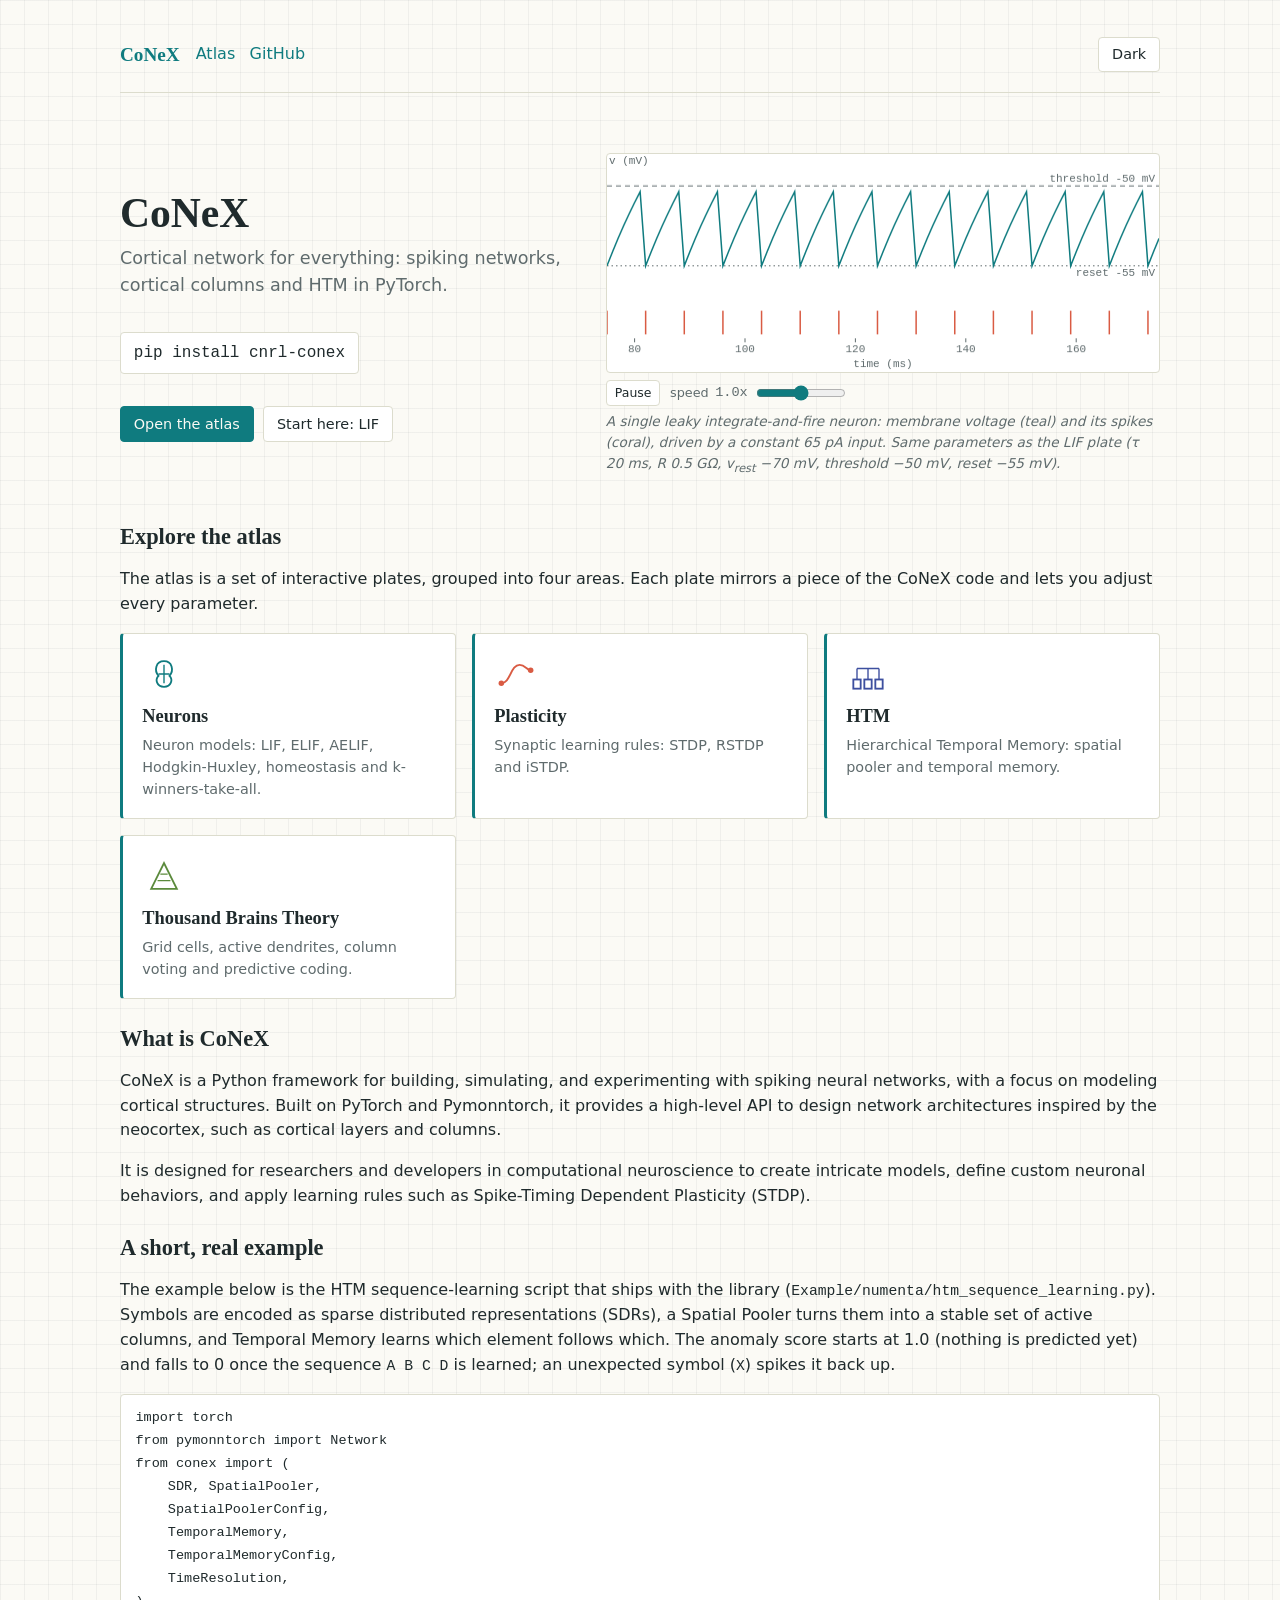
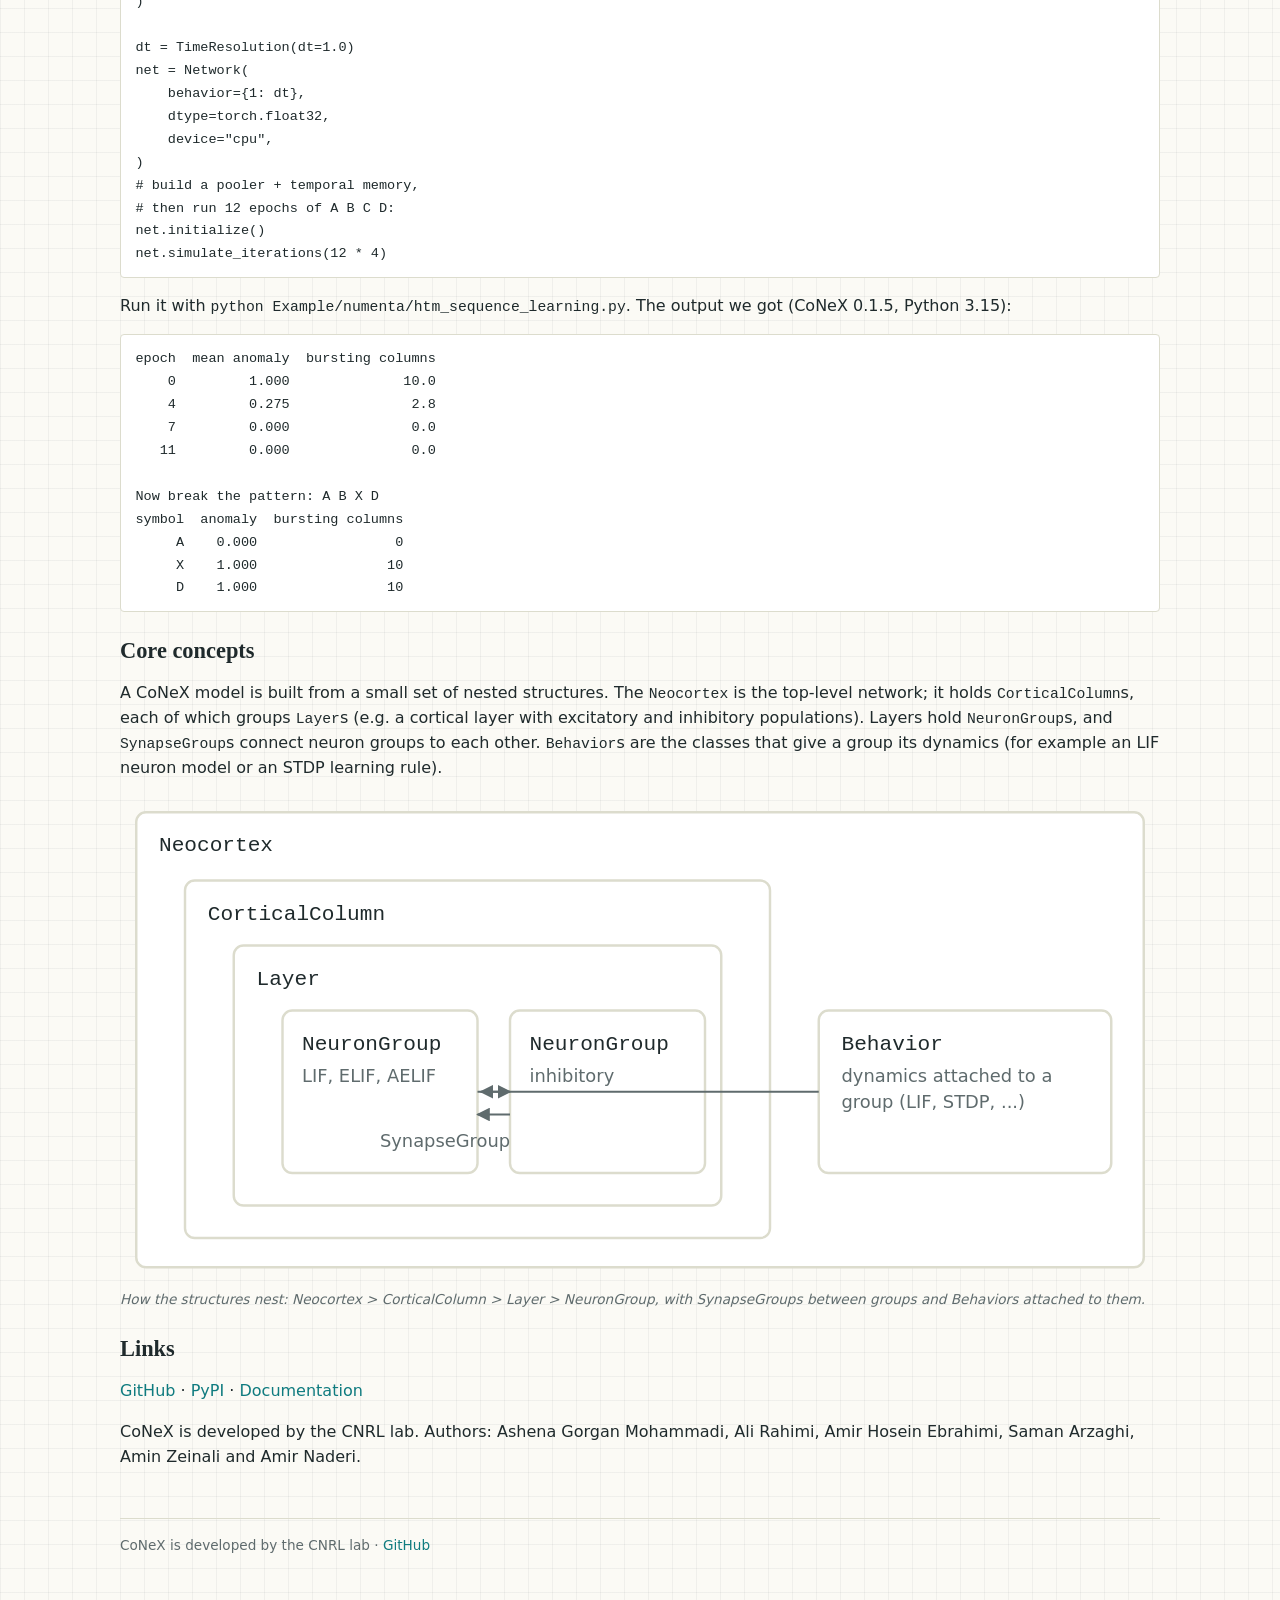
<file: site/index.html>
<!DOCTYPE html>
<html lang="en">
<head>
  <meta charset="utf-8">
  <meta name="viewport" content="width=device-width, initial-scale=1">
  <title>CoNeX — Cortical network for everything</title>
  <link rel="stylesheet" href="assets/css/site.css">
</head>
<body>
  <div class="page">
    <div class="topbar">
      <span class="brand"><a href="index.html">CoNeX</a></span>
      <nav>
        <a href="atlas/index.html">Atlas</a>
        <a href="https://github.com/cnrl/CoNeX">GitHub</a>
      </nav>
      <span class="spacer"></span>
      <button id="theme-toggle" class="ui-button" type="button">Dark</button>
    </div>

    <section class="hero hero-grid">
      <div class="hero-copy">
        <h1>CoNeX</h1>
        <p class="hero-tagline">
          Cortical network for everything: spiking networks, cortical columns
          and HTM in PyTorch.
        </p>
        <p class="install-line">pip install cnrl-conex</p>
        <div class="hero-actions">
          <a class="ui-button ui-button-primary" href="atlas/index.html">Open the atlas</a>
          <a class="ui-button" href="atlas/plate.html?id=neuron-lif">Start here: LIF</a>
        </div>
      </div>
      <figure class="ui-figure hero-figure">
        <canvas id="hero-canvas" style="width:100%;height:220px;display:block;background:var(--card);border:1px solid var(--rule);border-radius:4px"></canvas>
        <div class="hero-speed-row">
          <button id="hero-pause" class="ui-button ui-button-small" type="button"
                  aria-pressed="false" aria-label="Pause the neuron animation">Pause</button>
          <label class="hero-speed">
            <span>speed</span>
            <span id="hero-speed-readout" class="ui-readout">1.0x</span>
            <input id="hero-speed" type="range" min="0" max="1" step="0.01" value="0.5"
                   aria-label="Playback speed">
          </label>
        </div>
        <figcaption>
          A single leaky integrate-and-fire neuron: membrane voltage (teal) and
          its spikes (coral), driven by a constant 65 pA input. Same parameters
          as the LIF plate (τ 20 ms, R 0.5 GΩ, v<sub>rest</sub> −70 mV,
          threshold −50 mV, reset −55 mV).
        </figcaption>
      </figure>
    </section>

    <section>
      <h2>Explore the atlas</h2>
      <p>
        The atlas is a set of interactive plates, grouped into four areas.
        Each plate mirrors a piece of the CoNeX code and lets you adjust every
        parameter.
      </p>
      <div class="area-cards">
        <a class="area-card" href="atlas/index.html#neurons">
          <svg class="area-icon" viewBox="0 0 48 48" aria-hidden="true">
            <path d="M24 10 C15 10 13 20 18 26 C14 30 16 38 24 38 C32 38 34 30 30 26 C35 20 33 10 24 10 Z" fill="none" stroke="var(--c1)" stroke-width="2"/>
            <path d="M24 14 V34 M18 24 H30" fill="none" stroke="var(--c1)" stroke-width="1.5"/>
          </svg>
          <div class="title">Neurons</div>
          <div class="summary">Neuron models: LIF, ELIF, AELIF, Hodgkin-Huxley, homeostasis and k-winners-take-all.</div>
        </a>
        <a class="area-card" href="atlas/index.html#plasticity">
          <svg class="area-icon" viewBox="0 0 48 48" aria-hidden="true">
            <path d="M8 34 C18 34 18 14 28 14 C34 14 36 20 40 20" fill="none" stroke="var(--c2)" stroke-width="2"/>
            <circle cx="8" cy="34" r="3" fill="var(--c2)"/>
            <circle cx="40" cy="20" r="3" fill="var(--c2)"/>
          </svg>
          <div class="title">Plasticity</div>
          <div class="summary">Synaptic learning rules: STDP, RSTDP and iSTDP.</div>
        </a>
        <a class="area-card" href="atlas/index.html#htm">
          <svg class="area-icon" viewBox="0 0 48 48" aria-hidden="true">
            <rect x="8" y="30" width="8" height="10" fill="none" stroke="var(--c4)" stroke-width="2"/>
            <rect x="20" y="30" width="8" height="10" fill="none" stroke="var(--c4)" stroke-width="2"/>
            <rect x="32" y="30" width="8" height="10" fill="none" stroke="var(--c4)" stroke-width="2"/>
            <path d="M12 30 V18 M24 30 V18 M36 30 V18 M12 18 H36" fill="none" stroke="var(--c4)" stroke-width="1.5"/>
          </svg>
          <div class="title">HTM</div>
          <div class="summary">Hierarchical Temporal Memory: spatial pooler and temporal memory.</div>
        </a>
        <a class="area-card" href="atlas/index.html#tbt">
          <svg class="area-icon" viewBox="0 0 48 48" aria-hidden="true">
            <path d="M10 38 L24 10 L38 38 Z" fill="none" stroke="var(--c5)" stroke-width="2"/>
            <path d="M17 29 L31 29 M20 22 L28 22" fill="none" stroke="var(--c5)" stroke-width="1.5"/>
          </svg>
          <div class="title">Thousand Brains Theory</div>
          <div class="summary">Grid cells, active dendrites, column voting and predictive coding.</div>
        </a>
      </div>
    </section>

    <section>
      <h2>What is CoNeX</h2>
      <p>
        CoNeX is a Python framework for building, simulating, and experimenting
        with spiking neural networks, with a focus on modeling cortical
        structures. Built on PyTorch and Pymonntorch, it provides a high-level
        API to design network architectures inspired by the neocortex, such as
        cortical layers and columns.
      </p>
      <p>
        It is designed for researchers and developers in computational
        neuroscience to create intricate models, define custom neuronal
        behaviors, and apply learning rules such as Spike-Timing Dependent
        Plasticity (STDP).
      </p>
    </section>

    <section>
      <h2>A short, real example</h2>
      <p>
        The example below is the HTM sequence-learning script that ships with
        the library (<code>Example/numenta/htm_sequence_learning.py</code>).
        Symbols are encoded as sparse distributed representations (SDRs), a
        Spatial Pooler turns them into a stable set of active columns, and
        Temporal Memory learns which element follows which. The anomaly score
        starts at 1.0 (nothing is predicted yet) and falls to 0 once the
        sequence <code>A B C D</code> is learned; an unexpected symbol
        (<code>X</code>) spikes it back up.
      </p>
      <pre><code>import torch
from pymonntorch import Network
from conex import (
    SDR, SpatialPooler,
    SpatialPoolerConfig,
    TemporalMemory,
    TemporalMemoryConfig,
    TimeResolution,
)

dt = TimeResolution(dt=1.0)
net = Network(
    behavior={1: dt},
    dtype=torch.float32,
    device="cpu",
)
# build a pooler + temporal memory,
# then run 12 epochs of A B C D:
net.initialize()
net.simulate_iterations(12 * 4)</code></pre>
      <p>
        Run it with <code>python Example/numenta/htm_sequence_learning.py</code>.
        The output we got (CoNeX 0.1.5, Python 3.15):
      </p>
      <pre><code>epoch  mean anomaly  bursting columns
    0         1.000              10.0
    4         0.275               2.8
    7         0.000               0.0
   11         0.000               0.0

Now break the pattern: A B X D
symbol  anomaly  bursting columns
     A    0.000                 0
     X    1.000                10
     D    1.000                10</code></pre>
    </section>

    <section>
      <h2>Core concepts</h2>
      <p>
        A CoNeX model is built from a small set of nested structures. The
        <code>Neocortex</code> is the top-level network; it holds
        <code>CorticalColumn</code>s, each of which groups
        <code>Layer</code>s (e.g. a cortical layer with excitatory and
        inhibitory populations). Layers hold <code>NeuronGroup</code>s, and
        <code>SynapseGroup</code>s connect neuron groups to each other.
        <code>Behavior</code>s are the classes that give a group its dynamics
        (for example an LIF neuron model or an STDP learning rule).
      </p>
      <div class="concept-stack" aria-hidden="false">
        <div class="concept-stack-item">Neocortex</div>
        <div class="concept-stack-arrow">↓</div>
        <div class="concept-stack-item">CorticalColumn</div>
        <div class="concept-stack-arrow">↓</div>
        <div class="concept-stack-item">Layer</div>
        <div class="concept-stack-arrow">↓</div>
        <div class="concept-stack-item">NeuronGroup</div>
        <div class="concept-stack-row">
          <span class="concept-stack-item">SynapseGroup</span>
          <span class="concept-stack-item">Behavior</span>
        </div>
      </div>
      <figure class="ui-figure concept-figure">
        <svg viewBox="0 0 640 300" role="img"
             aria-label="Nesting diagram: Neocortex contains CorticalColumn, which contains Layer, which contains NeuronGroup; SynapseGroup connects NeuronGroups; Behavior is attached to a group.">
          <style>
            .box { fill: var(--card); stroke: var(--rule); stroke-width: 1.5; }
            .lbl { font: 13px ui-monospace, SFMono-Regular, Menlo, monospace; fill: var(--ink); }
            .sub { font: 11px system-ui, sans-serif; fill: var(--muted); }
            .edge { stroke: var(--muted); stroke-width: 1.2; fill: none; }
          </style>
          <rect class="box" x="10" y="10" width="620" height="280" rx="6"/>
          <text class="lbl" x="24" y="34">Neocortex</text>
          <rect class="box" x="40" y="52" width="360" height="220" rx="6"/>
          <text class="lbl" x="54" y="76">CorticalColumn</text>
          <rect class="box" x="70" y="92" width="300" height="160" rx="6"/>
          <text class="lbl" x="84" y="116">Layer</text>
          <rect class="box" x="100" y="132" width="120" height="100" rx="6"/>
          <text class="lbl" x="112" y="156">NeuronGroup</text>
          <text class="sub" x="112" y="176">LIF, ELIF, AELIF</text>
          <rect class="box" x="240" y="132" width="120" height="100" rx="6"/>
          <text class="lbl" x="252" y="156">NeuronGroup</text>
          <text class="sub" x="252" y="176">inhibitory</text>
          <path class="edge" d="M 220 182 H 240" marker-end="url(#arr)"/>
          <path class="edge" d="M 240 196 H 220" marker-end="url(#arr)"/>
          <text class="sub" x="200" y="216" text-anchor="middle">SynapseGroup</text>
          <rect class="box" x="430" y="132" width="180" height="100" rx="6"/>
          <text class="lbl" x="444" y="156">Behavior</text>
          <text class="sub" x="444" y="176">dynamics attached to a</text>
          <text class="sub" x="444" y="192">group (LIF, STDP, ...)</text>
          <path class="edge" d="M 430 182 H 222" marker-end="url(#arr)"/>
          <defs>
            <marker id="arr" viewBox="0 0 10 10" refX="9" refY="5"
                    markerWidth="7" markerHeight="7" orient="auto-start-reverse">
              <path d="M 0 0 L 10 5 L 0 10 z" fill="var(--muted)"/>
            </marker>
          </defs>
        </svg>
        <figcaption>How the structures nest: Neocortex &gt; CorticalColumn &gt; Layer &gt; NeuronGroup, with SynapseGroups between groups and Behaviors attached to them.</figcaption>
      </figure>
    </section>

    <section>
      <h2>Links</h2>
      <p>
        <a href="https://github.com/cnrl/CoNeX">GitHub</a>
        &middot;
        <a href="https://pypi.org/project/cnrl-conex/">PyPI</a>
        &middot;
        <a href="https://github.com/cnrl/CoNeX/tree/main/docs">Documentation</a>
      </p>
      <p>
        CoNeX is developed by the CNRL lab. Authors: Ashena Gorgan Mohammadi,
        Ali Rahimi, Amir Hosein Ebrahimi, Saman Arzaghi, Amin Zeinali and
        Amir Naderi.
      </p>
    </section>

    <footer class="site-footer">
      CoNeX is developed by the CNRL lab &middot;
      <a href="https://github.com/cnrl/CoNeX">GitHub</a>
    </footer>
  </div>

  <script type="module">
    import ui from './assets/js/ui.js';
    import { playerSpeedFromPos, playerPosFromSpeed, computeTicks, fmtTick } from './assets/js/core.js';
    const themeBtn = document.getElementById('theme-toggle');
    function syncThemeBtn() {
      themeBtn.textContent = ui.getTheme() === 'light' ? 'Dark' : 'Light';
    }
    themeBtn.addEventListener('click', () => {
      ui.setTheme(ui.getTheme() === 'light' ? 'dark' : 'light');
      syncThemeBtn();
    });
    syncThemeBtn();

    // Hero: a single LIF neuron, same parameters as the LIF plate.
    const hero = document.getElementById('hero-canvas');
    if (hero) {
      const TAU = 20, R = 0.5, I = 65, V_REST = -70, THR = -50, V_RESET = -55;
      const DT = 1; // ms
      const RI = R * I; // 32.5 mV
      const V_TOP = -48.5, V_BOT = -57; // trace-panel y range (mV)
      const H = 220;
      let v = V_REST, t = 0;
      const trace = []; // [t, v]
      const spikes = []; // [t]
      let acc = 0;

      // fixed window: 200 ms on wide screens, 100 ms on phones
      const windowFor = (w) => (w >= 700 ? 200 : 100);

      function step(modelMs) {
        acc += modelMs;
        while (acc >= DT) {
          acc -= DT;
          t += DT;
          v += (DT / TAU) * (-(v - V_REST) + RI);
          if (v >= THR) {
            spikes.push(t);
            v = V_RESET;
          }
          trace.push([t, v]);
        }
        // keep a little more than the widest window so resizes never gap
        while (trace.length && trace[0][0] < t - 200) trace.shift();
        while (spikes.length && spikes[0] < t - 200) spikes.shift();
      }

      function draw() {
        const dpr = window.devicePixelRatio || 1;
        const w = hero.clientWidth || 600;
        hero.width = Math.round(w * dpr);
        hero.height = Math.round(H * dpr);
        const ctx = hero.getContext('2d');
        ctx.setTransform(dpr, 0, 0, dpr, 0, 0);
        ctx.clearRect(0, 0, w, H);
        const pal = { c1: ui.color('c1'), c2: ui.color('c2'), muted: ui.color('muted') };
        const win = windowFor(w);
        const t0 = t - win;
        const sx = (tt) => ((tt - t0) / win) * w;
        // reserve a bottom margin for the time axis; the plot area ends at plotBot
        const plotBot = H - 34;
        const traceTop = 8, traceBot = plotBot * 0.78;
        const sy = (vv) => traceTop + ((V_TOP - vv) / (V_TOP - V_BOT)) * (traceBot - traceTop);
        const rasterTop = plotBot * 0.85, rasterBot = plotBot - 4;

        // threshold (dashed) and reset (dotted) reference lines, named at the right end
        ctx.strokeStyle = pal.muted;
        ctx.lineWidth = 1;
        ctx.setLineDash([5, 4]);
        ctx.beginPath();
        ctx.moveTo(0, sy(THR));
        ctx.lineTo(w, sy(THR));
        ctx.stroke();
        ctx.setLineDash([1.5, 3]);
        ctx.beginPath();
        ctx.moveTo(0, sy(V_RESET));
        ctx.lineTo(w, sy(V_RESET));
        ctx.stroke();
        ctx.setLineDash([]);
        ctx.fillStyle = pal.muted;
        ctx.font = '11px ui-monospace, SFMono-Regular, Menlo, monospace';
        ctx.textAlign = 'right';
        ctx.textBaseline = 'bottom';
        ctx.fillText('threshold -50 mV', w - 4, sy(THR) - 2);
        ctx.textBaseline = 'top';
        ctx.fillText('reset -55 mV', w - 4, sy(V_RESET) + 2);

        // y-axis title
        ctx.textAlign = 'left';
        ctx.textBaseline = 'top';
        ctx.fillText('v (mV)', 2, 2);

        // time axis: a few ticks (ms) and the title, in the reserved bottom margin
        const xTicks = computeTicks(t0, t0 + win, 5);
        ctx.strokeStyle = pal.muted;
        ctx.lineWidth = 1;
        ctx.textAlign = 'center';
        for (const tk of xTicks.ticks) {
          const px = sx(tk);
          if (px < 0 || px > w) continue;
          ctx.beginPath();
          ctx.moveTo(px, plotBot);
          ctx.lineTo(px, plotBot + 4);
          ctx.stroke();
          ctx.textBaseline = 'top';
          ctx.fillText(fmtTick(tk, xTicks.step), px, plotBot + 6);
        }
        ctx.textBaseline = 'bottom';
        ctx.fillText('time (ms)', w / 2, H - 2);

        // voltage trace
        ctx.strokeStyle = pal.c1;
        ctx.lineWidth = 1.5;
        ctx.beginPath();
        let started = false;
        for (const [tt, vv] of trace) {
          if (tt < t0) continue;
          const px = sx(tt), py = sy(vv);
          if (!started) { ctx.moveTo(px, py); started = true; }
          else ctx.lineTo(px, py);
        }
        ctx.stroke();

        // raster of spikes
        ctx.fillStyle = pal.c2;
        for (const st of spikes) {
          if (st < t0) continue;
          ctx.fillRect(sx(st) - 0.75, rasterTop, 1.5, rasterBot - rasterTop);
        }
      }

      // pre-simulate the whole window so the first frame is already full
      step(windowFor(hero.clientWidth || 600));
      draw();

      const reduced = window.matchMedia('(prefers-reduced-motion: reduce)').matches;
      const pauseBtn = document.getElementById('hero-pause');
      const speedSlider = document.getElementById('hero-speed');
      const speedReadout = document.getElementById('hero-speed-readout');
      // start from the last chosen speed (shared with the plates)
      let heroSpeed = 1;
      try {
        const saved = Number(localStorage.getItem('conex-speed'));
        if (Number.isFinite(saved) && saved >= 0.1 && saved <= 10) heroSpeed = saved;
      } catch {}
      if (speedSlider) {
        speedSlider.value = String(playerPosFromSpeed(heroSpeed));
        speedReadout.textContent = `${heroSpeed.toFixed(1)}x`;
        speedSlider.addEventListener('input', () => {
          heroSpeed = playerSpeedFromPos(Number(speedSlider.value));
          speedReadout.textContent = `${heroSpeed.toFixed(1)}x`;
          try { localStorage.setItem('conex-speed', String(heroSpeed)); } catch {}
        });
      }
      if (reduced && pauseBtn) pauseBtn.hidden = true; // static frame: nothing to pause
      if (!reduced && pauseBtn) {
        // scroll at ~50 ms of model time per real second, scaled by heroSpeed
        const anim = ui.animate((dtMs) => {
          step(Math.min(dtMs, 50) * 0.05 * heroSpeed);
          draw();
        });
        anim.start();
        pauseBtn.addEventListener('click', () => {
          const paused = anim.running();
          if (paused) anim.stop();
          else anim.start();
          pauseBtn.textContent = paused ? 'Play' : 'Pause';
          pauseBtn.setAttribute('aria-pressed', String(paused));
          pauseBtn.setAttribute('aria-label', paused ? 'Play the neuron animation' : 'Pause the neuron animation');
        });
      }
      window.addEventListener('resize', draw);
      ui.onTheme(draw);
    }
  </script>
</body>
</html>
</file>
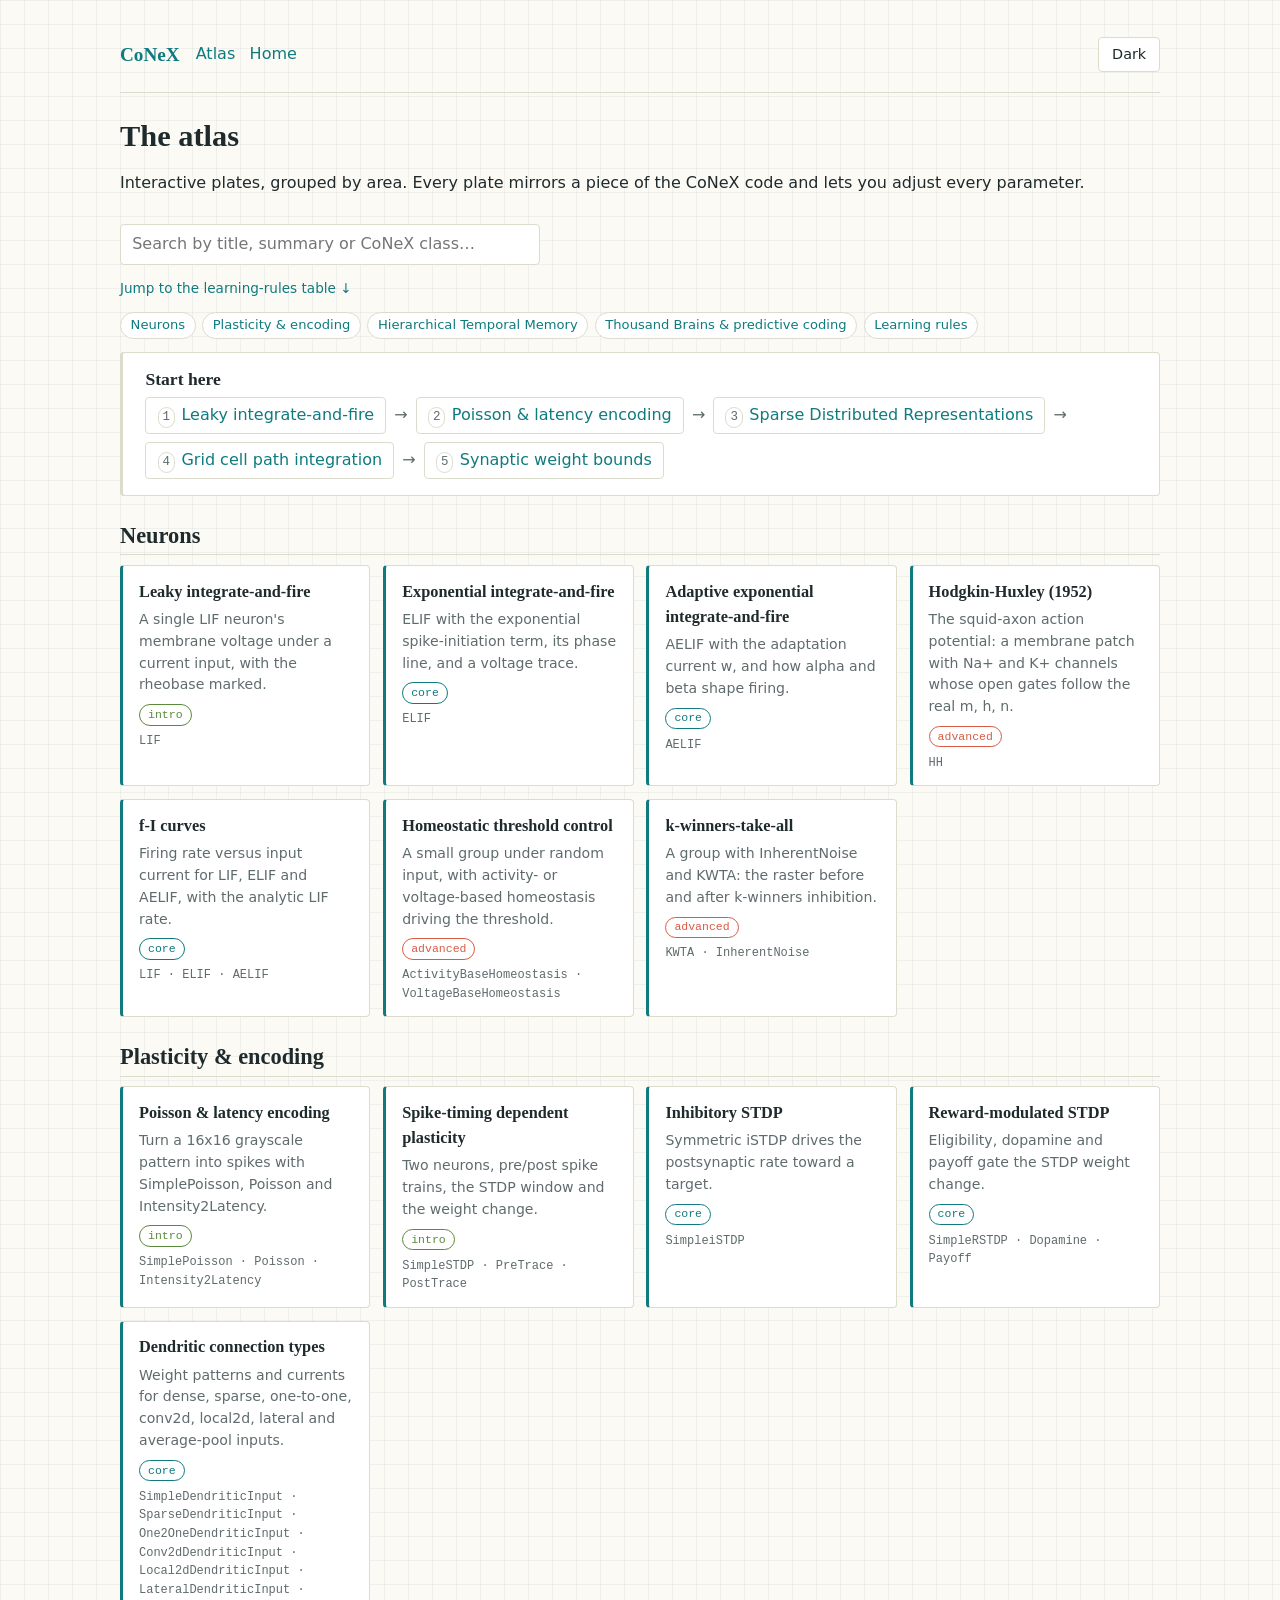
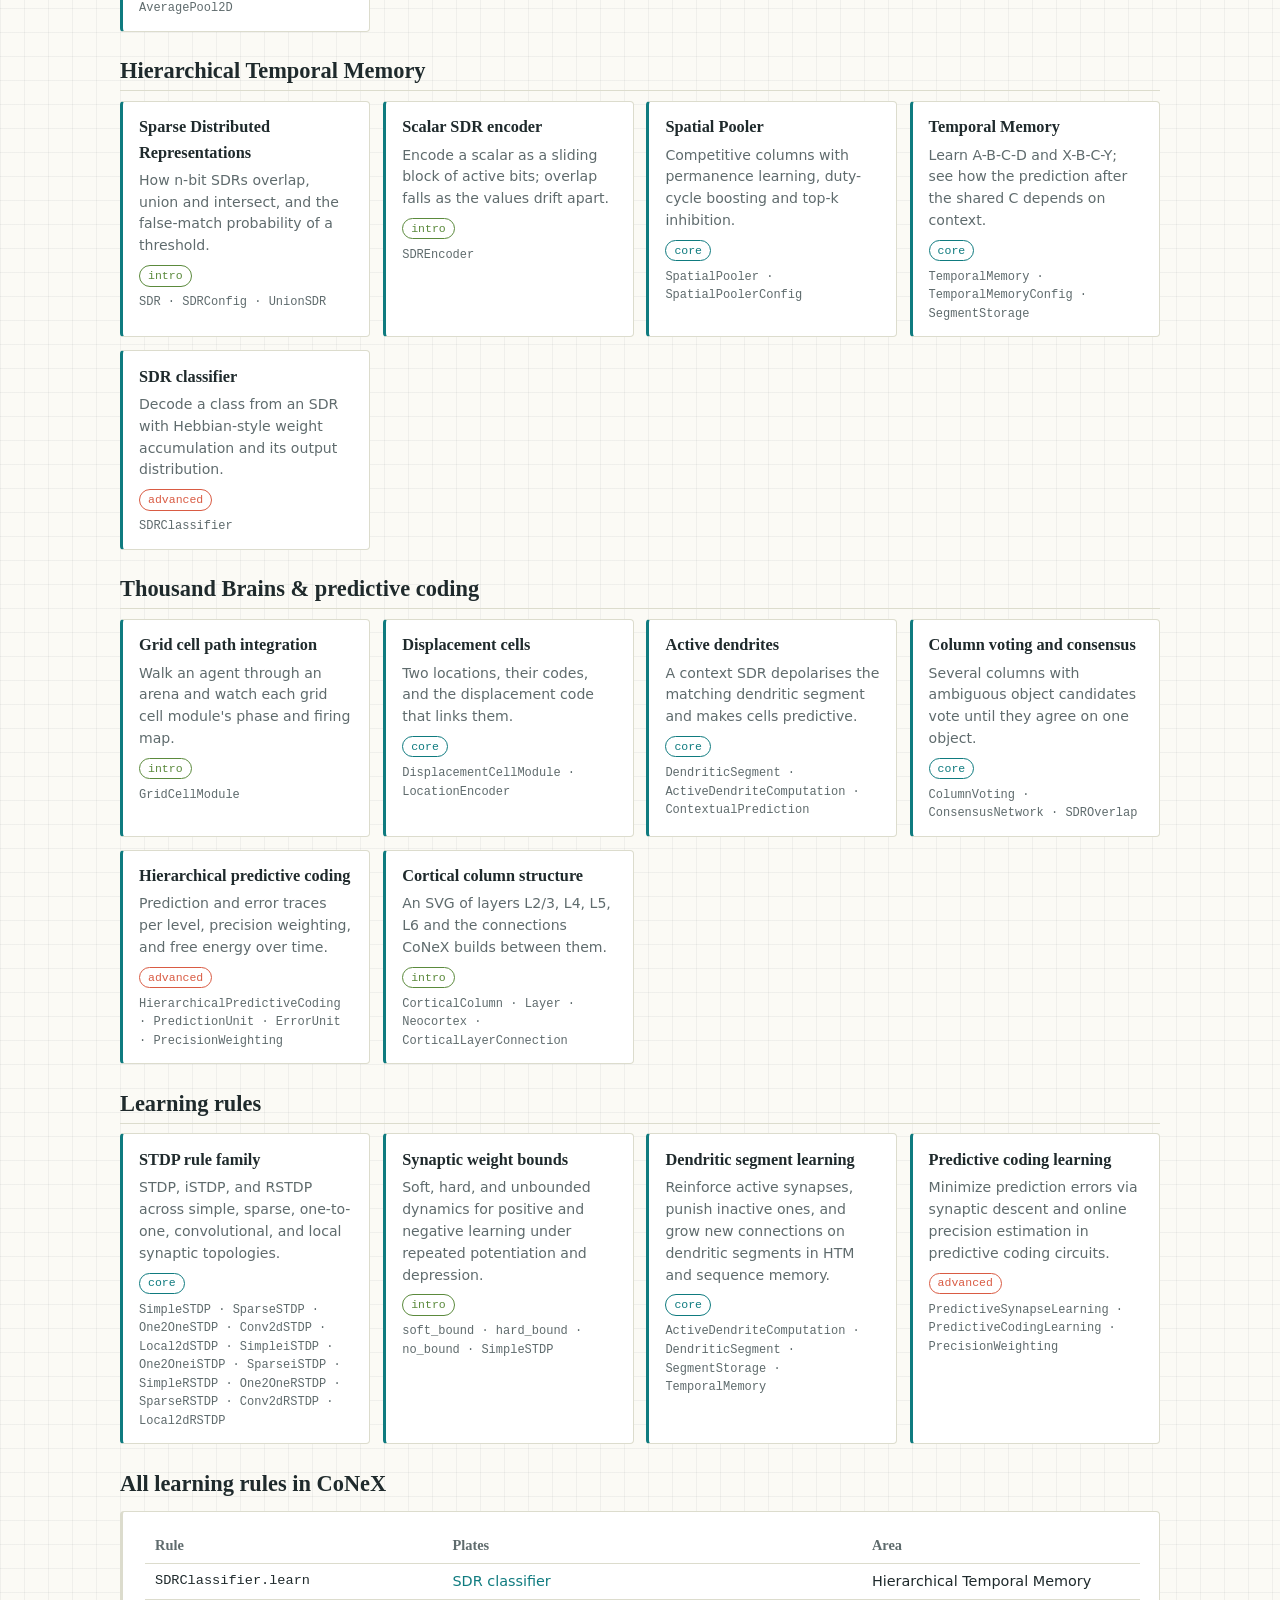
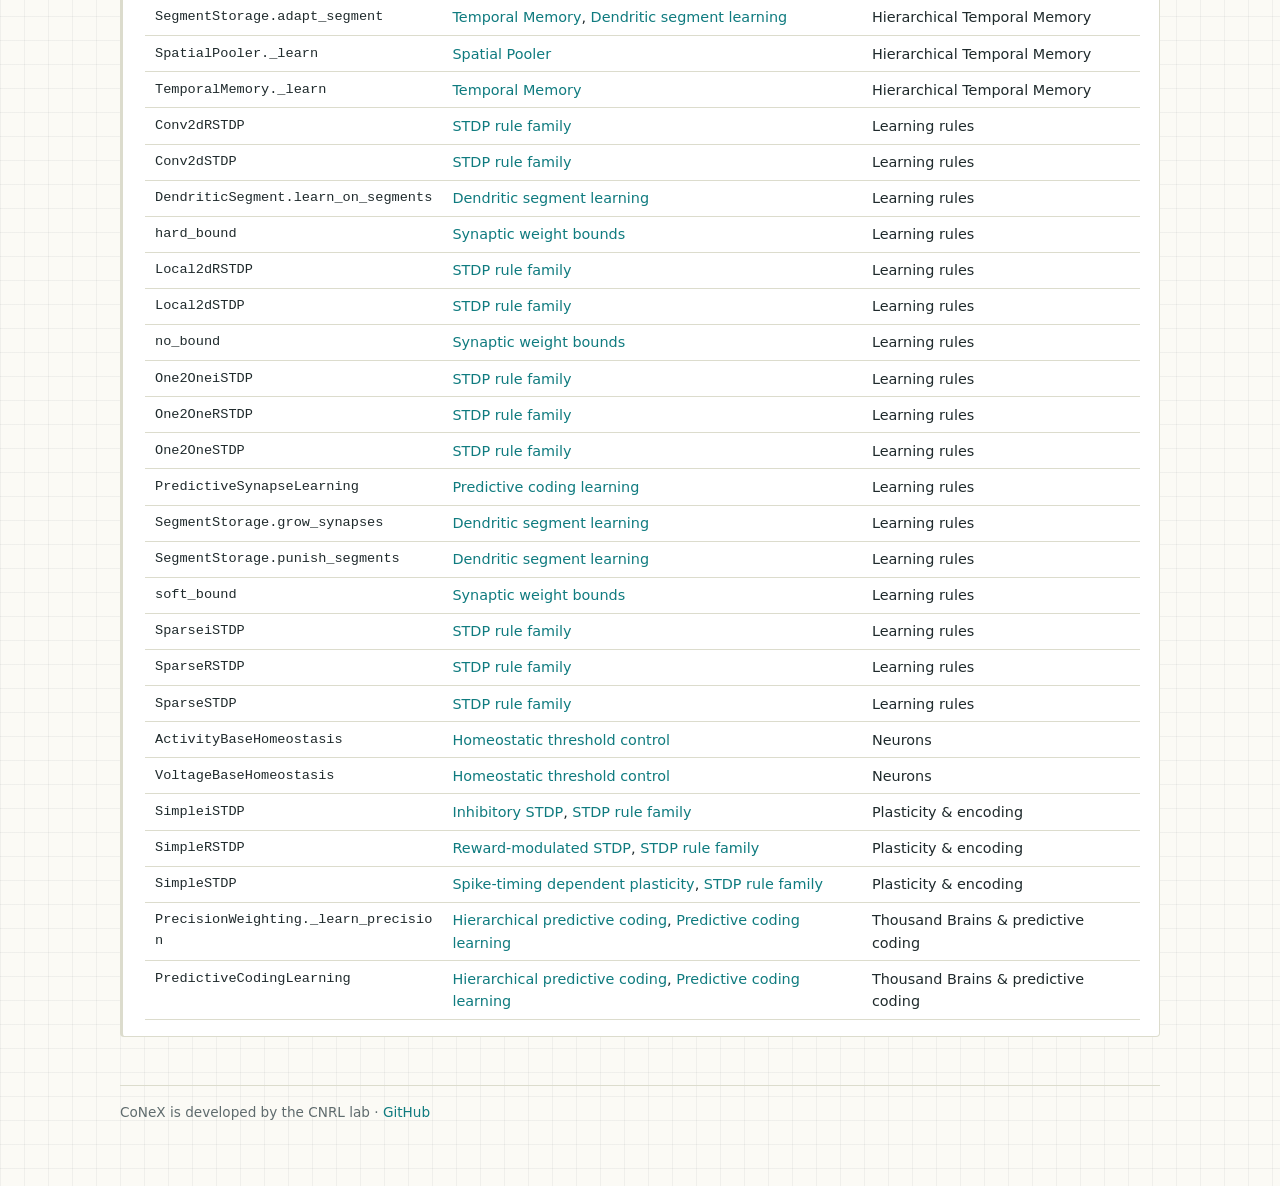
<file: site/atlas/index.html>
<!DOCTYPE html>
<html lang="en">
<head>
  <meta charset="utf-8">
  <meta name="viewport" content="width=device-width, initial-scale=1">
  <title>Atlas — CoNeX</title>
  <link rel="stylesheet" href="../assets/css/site.css">
</head>
<body>
  <div class="page">
    <div class="topbar">
      <span class="brand"><a href="../index.html">CoNeX</a></span>
      <nav>
        <a href="index.html">Atlas</a>
        <a href="../index.html">Home</a>
      </nav>
      <span class="spacer"></span>
      <button id="theme-toggle" class="ui-button" type="button">Dark</button>
    </div>

    <header>
      <h1>The atlas</h1>
      <p>
        Interactive plates, grouped by area. Every plate mirrors a piece of the
        CoNeX code and lets you adjust every parameter.
      </p>
    </header>

    <input id="search" class="searchbox" type="search"
           placeholder="Search by title, summary or CoNeX class…"
           aria-label="Search plates">
    <p id="rules-jump" class="rules-jump" hidden>
      <a href="#rules">Jump to the learning-rules table ↓</a>
    </p>

    <div id="area-jump" class="area-jump" hidden></div>

    <div id="start-path-wrap" class="card" hidden>
      <h3>Start here</h3>
      <div id="start-path" class="start-path"></div>
    </div>

    <div id="gallery"></div>
    <p id="gallery-empty" hidden>
      No plates yet. The area catalogs are being built; check back soon.
    </p>

    <section id="rules-wrap" hidden>
      <h2 id="rules">All learning rules in CoNeX</h2>
      <div class="card">
        <div class="rules-scroll">
          <table class="rules-table">
            <thead>
              <tr><th>Rule</th><th>Plates</th><th>Area</th></tr>
            </thead>
            <tbody id="rules-body"></tbody>
          </table>
        </div>
        <div class="rules-cards" id="rules-cards"></div>
      </div>
    </section>

    <footer class="site-footer">
      CoNeX is developed by the CNRL lab &middot;
      <a href="https://github.com/cnrl/CoNeX">GitHub</a>
    </footer>
  </div>

  <script type="module">
    import ui from '../assets/js/ui.js';
    import { loadCatalogs } from '../assets/js/catalog.js';

    const themeBtn = document.getElementById('theme-toggle');
    function syncThemeBtn() {
      themeBtn.textContent = ui.getTheme() === 'light' ? 'Dark' : 'Light';
    }
    themeBtn.addEventListener('click', () => {
      ui.setTheme(ui.getTheme() === 'light' ? 'dark' : 'light');
      syncThemeBtn();
    });
    syncThemeBtn();

    const gallery = document.getElementById('gallery');
    const search = document.getElementById('search');
    const empty = document.getElementById('gallery-empty');
    const startWrap = document.getElementById('start-path-wrap');
    const startPath = document.getElementById('start-path');

    const catalogs = await loadCatalogs();

    // "Start here": first intro plate of each area, in area order.
    const starters = catalogs
      .map((c) => ({ plate: c.plates.find((p) => p.level === 'intro') || c.plates[0], catalog: c }))
      .filter((s) => s.plate);
    if (starters.length) {
      startWrap.hidden = false;
      starters.forEach(({ plate: p }, i) => {
        if (i) {
          const arrow = document.createElement('span');
          arrow.className = 'arrow';
          arrow.textContent = '→';
          startPath.appendChild(arrow);
        }
        const step = document.createElement('a');
        step.className = 'step';
        step.href = `plate.html?id=${encodeURIComponent(p.id)}`;
        const num = document.createElement('span');
        num.className = 'step-num';
        num.textContent = String(i + 1);
        step.append(num, document.createTextNode(p.title));
        startPath.appendChild(step);
      });
    }

    // Compact category jump row, directly under the search box.
    const areaJump = document.getElementById('area-jump');
    if (starters.length) {
      areaJump.hidden = false;
      for (const { catalog: c } of starters) {
        const a = document.createElement('a');
        a.className = 'area-jump-link';
        a.href = `#${c.area}`;
        a.textContent = c.title;
        areaJump.appendChild(a);
      }
    }

    function matches(p, q) {
      if (!q) return true;
      const hay = [p.title, p.summary, ...(p.conex || [])].join(' ').toLowerCase();
      return hay.includes(q);
    }

    function render() {
      const q = search.value.trim().toLowerCase();
      gallery.innerHTML = '';
      let shown = 0;
      for (const c of catalogs) {
        const plates = c.plates.filter((p) => matches(p, q));
        if (!plates.length) continue;
        shown += plates.length;
        const group = document.createElement('section');
        group.className = 'gallery-group';
        group.id = c.area;
        const h = document.createElement('h2');
        h.textContent = c.title;
        group.appendChild(h);
        const grid = document.createElement('div');
        grid.className = 'gallery-grid';
        for (const p of plates) {
          const card = document.createElement('a');
          card.className = 'plate-card';
          card.href = `plate.html?id=${encodeURIComponent(p.id)}`;
          const title = document.createElement('div');
          title.className = 'title';
          title.textContent = p.title;
          const summary = document.createElement('div');
          summary.className = 'summary';
          summary.textContent = p.summary;
          card.append(title, summary);
          const badges = document.createElement('div');
          const level = document.createElement('span');
          level.className = `badge ${p.level}`;
          level.textContent = p.level;
          badges.appendChild(level);
          card.appendChild(badges);
          if (p.conex && p.conex.length) {
            const cx = document.createElement('div');
            cx.className = 'conex-classes';
            // short class name (last dotted part); full path in the title
            for (const [i, c] of p.conex.entries()) {
              if (i) cx.appendChild(document.createTextNode(' · '));
              const span = document.createElement('span');
              span.textContent = c.split('.').pop();
              span.title = c;
              cx.appendChild(span);
            }
            card.appendChild(cx);
          }
          grid.appendChild(card);
        }
        group.appendChild(grid);
        gallery.appendChild(group);
      }
      empty.hidden = shown !== 0;
    }

    search.addEventListener('input', render);
    render();

    // "All learning rules in CoNeX": one row per rule name across all catalogs,
    // with the plates that show it and the area. Hidden when no catalog lists
    // any learning_rules yet.
    const rulesWrap = document.getElementById('rules-wrap');
    const rulesBody = document.getElementById('rules-body');
    const rulesCards = document.getElementById('rules-cards');
    const rulesJump = document.getElementById('rules-jump');
    const rules = new Map(); // name -> { area, areaTitle, plates: [{id, title}] }
    for (const c of catalogs) {
      for (const p of c.plates) {
        for (const name of p.learning_rules || []) {
          let r = rules.get(name);
          if (!r) { r = { area: c.area, areaTitle: c.title, plates: [] }; rules.set(name, r); }
          r.plates.push({ id: p.id, title: p.title });
        }
      }
    }
    if (rules.size) {
      rulesWrap.hidden = false;
      rulesJump.hidden = false;
      const rows = [...rules.entries()].sort((a, b) =>
        a[1].area.localeCompare(b[1].area) || a[0].localeCompare(b[0]));
      for (const [name, r] of rows) {
        const tr = document.createElement('tr');
        const tdRule = document.createElement('td');
        tdRule.textContent = name;
        const tdPlates = document.createElement('td');
        r.plates.forEach((p, i) => {
          if (i) tdPlates.appendChild(document.createTextNode(', '));
          const a = document.createElement('a');
          a.href = `plate.html?id=${encodeURIComponent(p.id)}`;
          a.textContent = p.title;
          tdPlates.appendChild(a);
        });
        const tdArea = document.createElement('td');
        tdArea.textContent = r.areaTitle;
        tr.append(tdRule, tdPlates, tdArea);
        rulesBody.appendChild(tr);

        // mobile card: identifier intact on its own line, then plate links, then area
        const card = document.createElement('div');
        card.className = 'rule-card';
        const idEl = document.createElement('div');
        idEl.className = 'rule-card-id';
        idEl.textContent = name;
        const platesEl = document.createElement('div');
        platesEl.className = 'rule-card-plates';
        r.plates.forEach((p, i) => {
          if (i) platesEl.appendChild(document.createTextNode(', '));
          const a = document.createElement('a');
          a.href = `plate.html?id=${encodeURIComponent(p.id)}`;
          a.textContent = p.title;
          platesEl.appendChild(a);
        });
        const areaEl = document.createElement('div');
        areaEl.className = 'rule-card-area';
        areaEl.textContent = r.areaTitle;
        card.append(idEl, platesEl, areaEl);
        rulesCards.appendChild(card);
      }
    }
  </script>
</body>
</html>
</file>
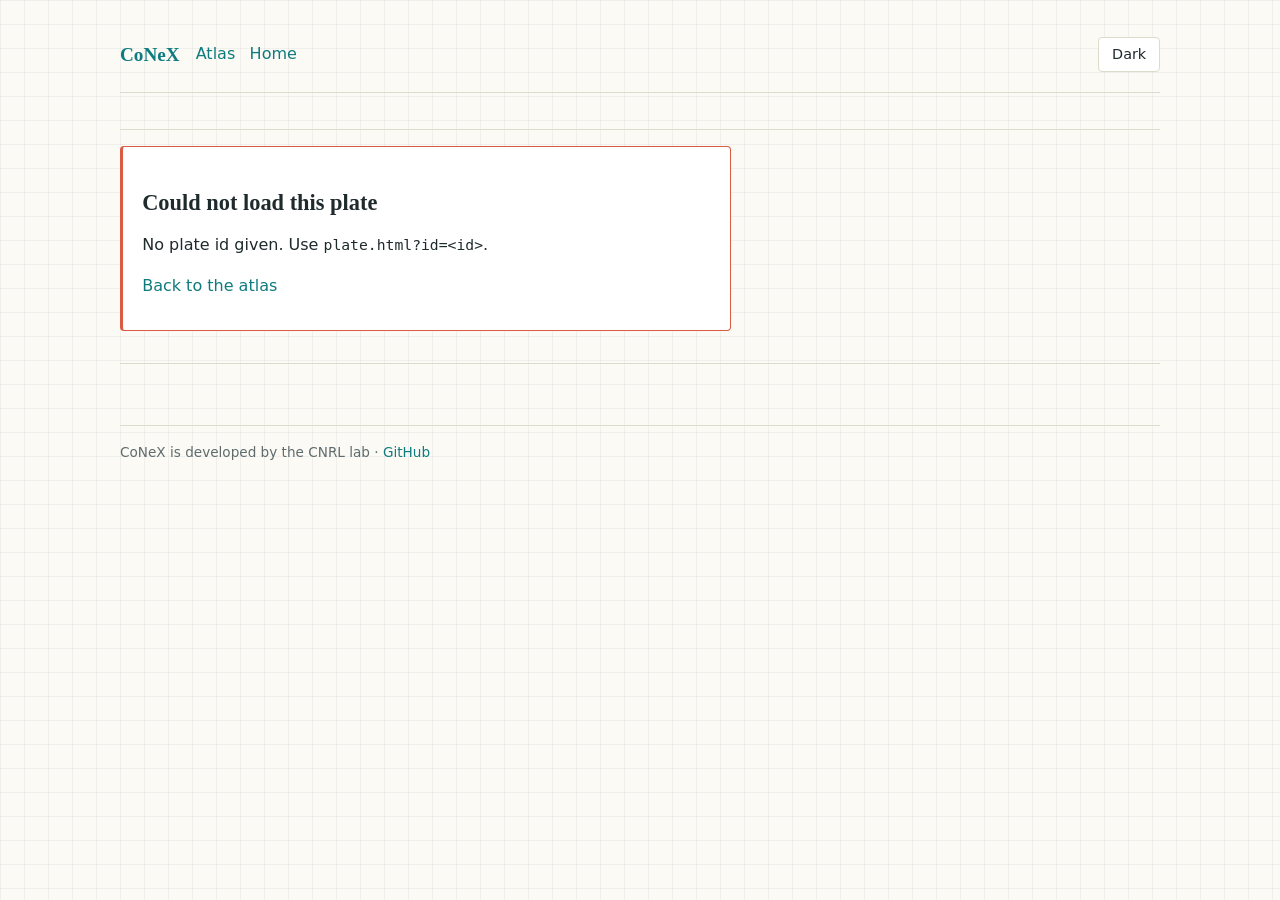
<file: site/atlas/plate.html>
<!DOCTYPE html>
<html lang="en">
<head>
  <meta charset="utf-8">
  <meta name="viewport" content="width=device-width, initial-scale=1">
  <title>Plate — CoNeX atlas</title>
  <link rel="stylesheet" href="../assets/css/site.css">
</head>
<body>
  <div class="page">
    <div class="topbar">
      <span class="brand"><a href="../index.html">CoNeX</a></span>
      <nav>
        <a href="index.html">Atlas</a>
        <a href="../index.html">Home</a>
      </nav>
      <span class="spacer"></span>
      <button id="theme-toggle" class="ui-button" type="button">Dark</button>
    </div>

    <header class="plate-header" id="plate-header"></header>
    <div id="plate-root"></div>
    <div class="plate-pager" id="plate-pager"></div>

    <footer class="site-footer">
      CoNeX is developed by the CNRL lab &middot;
      <a href="https://github.com/cnrl/CoNeX">GitHub</a>
    </footer>
  </div>

  <script type="module">
    import ui from '../assets/js/ui.js';
    import { loadCatalogs } from '../assets/js/catalog.js';

    const params = new URLSearchParams(location.search);
    const id = params.get('id');

    const header = document.getElementById('plate-header');
    const root = document.getElementById('plate-root');
    const pager = document.getElementById('plate-pager');

    // theme toggle
    const themeBtn = document.getElementById('theme-toggle');
    function syncThemeBtn() {
      themeBtn.textContent = ui.getTheme() === 'light' ? 'Dark' : 'Light';
    }
    themeBtn.addEventListener('click', () => {
      ui.setTheme(ui.getTheme() === 'light' ? 'dark' : 'light');
      syncThemeBtn();
    });
    syncThemeBtn();

    function showError(msg) {
      const box = document.createElement('div');
      box.className = 'error-box';
      box.innerHTML = `<h2>Could not load this plate</h2><p>${msg}</p>` +
        `<p><a href="index.html">Back to the atlas</a></p>`;
      root.appendChild(box);
    }

    async function load() {
      if (!id) {
        showError('No plate id given. Use <code>plate.html?id=&lt;id&gt;</code>.');
        return;
      }

      // _example is a special case: not in any catalog.
      let plate;
      if (id === '_example') {
        plate = await import('../assets/plates/_example.js');
      } else {
        const catalogs = await loadCatalogs();
        const entry = catalogs
          .flatMap((c) => c.plates.map((p) => ({ ...p, area: c.area, areaTitle: c.title })))
          .find((p) => p.id === id);
        if (!entry) {
          showError(`No plate with id <code>${id}</code> was found in the catalogs.`);
          return;
        }
        let mod;
        try {
          mod = await import(`../assets/plates/${id}.js`);
        } catch (e) {
          showError(`Plate <code>${id}</code> is listed but its module failed to load: ${e.message}`);
          return;
        }
        plate = mod;
        renderPager(entry, catalogs);
      }

      const meta = plate.meta || {};
      header.innerHTML = `
        <h1>${meta.title || id}</h1>
        ${meta.conex && meta.conex.length ? `<div class="conex-classes">${meta.conex.join(' · ')}</div>` : ''}
        ${meta.source ? `<p><a href="https://github.com/cnrl/CoNeX/blob/main/${meta.source}">Source on GitHub</a></p>` : ''}
        <div class="plate-actions">
          <button id="btn-reset" class="ui-button" type="button">Reset to CoNeX defaults</button>
          <button id="btn-copy" class="ui-button" type="button">Copy link to this setup</button>
          <button id="btn-download" class="ui-button" type="button">Download parameters (JSON)</button>
        </div>`;

      document.getElementById('btn-reset').addEventListener('click', () => {
        history.replaceState(null, '', location.pathname + '?id=' + encodeURIComponent(id));
        location.reload();
      });
      document.getElementById('btn-copy').addEventListener('click', async () => {
        try {
          await navigator.clipboard.writeText(location.href);
          const b = document.getElementById('btn-copy');
          b.textContent = 'Copied';
          setTimeout(() => { b.textContent = 'Copy link to this setup'; }, 1200);
        } catch {
          window.prompt('Copy this link:', location.href);
        }
      });
      document.getElementById('btn-download').addEventListener('click', () => {
        const data = JSON.stringify(ui.keyedParams(), null, 2);
        const blob = new Blob([data], { type: 'application/json' });
        const a = document.createElement('a');
        a.href = URL.createObjectURL(blob);
        a.download = `${id}-parameters.json`;
        a.click();
        URL.revokeObjectURL(a.href);
      });

      plate.mount(root, ui);
    }

    function renderPager(entry, catalogs) {
      const ordered = catalogs
        .slice()
        .sort((a, b) => (a.order || 0) - (b.order || 0))
        .flatMap((c) => c.plates);
      const i = ordered.findIndex((p) => p.id === entry.id);
      const prev = i > 0 ? ordered[i - 1] : null;
      const next = i >= 0 && i < ordered.length - 1 ? ordered[i + 1] : null;
      pager.innerHTML = '';
      if (prev) {
        const a = document.createElement('a');
        a.href = `plate.html?id=${encodeURIComponent(prev.id)}`;
        a.textContent = `← ${prev.title}`;
        pager.appendChild(a);
      }
      if (next) {
        const a = document.createElement('a');
        a.href = `plate.html?id=${encodeURIComponent(next.id)}`;
        a.textContent = `${next.title} →`;
        pager.appendChild(a);
      }
    }

    load();
  </script>
</body>
</html>
</file>
<file: site/assets/css/site.css>
/* CoNeX site — "lab notebook" look. Light default, dark optional. */

:root,
:root[data-theme='light'] {
  --paper: #fbfaf5;
  --ink: #1f2a2c;
  --muted: #5f6b6d;
  --rule: #dcdccd;
  --c1: #0f7b7f;
  --c2: #d95b43;
  --c3: #b98a1f;
  --c4: #3d4f9f;
  --c5: #5b8a3c;
  --c6: #8b3f73;
  --grid: rgba(31, 42, 44, 0.05);
  --card: #ffffff;
}

:root[data-theme='dark'] {
  --paper: #141b1c;
  --ink: #e5ebe7;
  --muted: #9aa7a6;
  --rule: #2c3738;
  --c1: #3cb4b9;
  --c2: #ef7d66;
  --c3: #d9ab3f;
  --c4: #8294dd;
  --c5: #86b468;
  --c6: #c26fa9;
  --grid: rgba(229, 235, 231, 0.04);
  --card: #182122;
}

* {
  box-sizing: border-box;
}

html {
  font-size: 16px;
}

body {
  margin: 0;
  color: var(--ink);
  background-color: var(--paper);
  background-image:
    linear-gradient(var(--grid) 1px, transparent 1px),
    linear-gradient(90deg, var(--grid) 1px, transparent 1px);
  background-size: 24px 24px;
  font-family: system-ui, -apple-system, sans-serif;
  line-height: 1.55;
}

h1, h2, h3, h4 {
  font-family: ui-serif, Georgia, serif;
  font-weight: 600;
  line-height: 1.25;
}

h1 { font-size: 1.9rem; margin: 0 0 0.5rem; }
h2 { font-size: 1.4rem; margin: 1.6rem 0 0.6rem; }
h3 { font-size: 1.1rem; margin: 1.2rem 0 0.4rem; }

a {
  color: var(--c1);
  text-decoration: none;
}
a:hover {
  text-decoration: underline;
}

code, pre, .mono {
  font-family: ui-monospace, SFMono-Regular, Menlo, monospace;
  font-size: 0.92em;
}

/* inline code: let a long token (e.g. a file path) wrap instead of widening the page */
:not(pre) > code {
  overflow-wrap: anywhere;
}

pre {
  background: var(--card);
  border: 1px solid var(--rule);
  border-radius: 4px;
  padding: 0.7rem 0.9rem;
  overflow-x: auto;
}

.page {
  max-width: 1080px;
  margin: 0 auto;
  padding: 1.5rem 1.25rem 4rem;
}

.topbar {
  display: flex;
  align-items: center;
  gap: 1rem;
  flex-wrap: wrap;
  padding: 0.8rem 0 1.2rem;
  border-bottom: 1px solid var(--rule);
  margin-bottom: 1.5rem;
}

.topbar .brand {
  font-family: ui-serif, Georgia, serif;
  font-size: 1.2rem;
  font-weight: 700;
}

.topbar nav {
  display: flex;
  gap: 0.9rem;
  flex-wrap: wrap;
}

.topbar .spacer {
  flex: 1;
}

/* Cards: thin rules and a left margin line like notebook paper */
.card {
  background: var(--card);
  border: 1px solid var(--rule);
  border-left: 3px solid var(--rule);
  border-radius: 4px;
  padding: 1rem 1.2rem 1rem 1.4rem;
  margin: 0.8rem 0;
}

.card h3 {
  margin-top: 0;
}

/* Buttons */
.ui-button {
  font: inherit;
  font-size: 0.9rem;
  color: var(--ink);
  background: var(--card);
  border: 1px solid var(--rule);
  border-radius: 4px;
  padding: 0.35rem 0.8rem;
  cursor: pointer;
}
.ui-button:hover {
  border-color: var(--muted);
}
.ui-button-small {
  font-size: 0.78rem;
  padding: 0.15rem 0.5rem;
}

/* Plate layout: controls | figures | notes */
.plate-layout {
  display: grid;
  grid-template-columns: 300px minmax(0, 1fr);
  gap: 1.2rem;
  align-items: start;
}

/* min-width:0 lets a grid track shrink below its content's min-content width */
.plate-controls,
.plate-figures,
.plate-notes {
  min-width: 0;
  max-width: 100%;
}

.plate-notes {
  grid-column: 1 / -1;
}

@media (max-width: 820px) {
  .plate-layout {
    grid-template-columns: minmax(0, 1fr);
  }
  /* phone order: figures, controls, notes (notes holds the code box) */
  .plate-figures { order: 1; }
  .plate-controls { order: 2; }
  .plate-notes { order: 3; }
}

/* Controls */
.ui-section {
  border-bottom: 1px solid var(--rule);
  padding-bottom: 0.8rem;
  margin-bottom: 0.8rem;
}

.ui-control {
  display: flex;
  flex-direction: column;
  gap: 0.15rem;
  margin: 0.5rem 0;
  font-size: 0.9rem;
}

.ui-control-head {
  display: flex;
  justify-content: space-between;
  gap: 0.5rem;
}

.ui-readout {
  font-family: ui-monospace, SFMono-Regular, Menlo, monospace;
  color: var(--muted);
  font-size: 0.85rem;
}

.ui-control input[type='range'] {
  width: 100%;
  accent-color: var(--c1);
}

.ui-control-number {
  flex-direction: row;
  align-items: center;
  gap: 0.5rem;
}

.ui-control-number input {
  width: 90px;
  font: inherit;
  font-family: ui-monospace, SFMono-Regular, Menlo, monospace;
  color: var(--ink);
  background: var(--paper);
  border: 1px solid var(--rule);
  border-radius: 4px;
  padding: 0.2rem 0.4rem;
}

.ui-unit {
  color: var(--muted);
  font-size: 0.85rem;
}

.ui-control-toggle {
  flex-direction: row;
  align-items: center;
  gap: 0.5rem;
}

.ui-control select {
  font: inherit;
  color: var(--ink);
  background: var(--paper);
  border: 1px solid var(--rule);
  border-radius: 4px;
  padding: 0.2rem 0.4rem;
}

/* Time player (AMENDMENT 2) */
.ui-player {
  margin: 0.5rem 0;
  padding: 0.5rem 0.7rem;
  border: 1px solid var(--rule);
  border-radius: 4px;
  background: var(--card);
}
.ui-player-row {
  display: flex;
  align-items: center;
  gap: 0.5rem;
  flex-wrap: wrap;
}
.ui-player-speed {
  display: inline-flex;
  align-items: center;
  gap: 0.4rem;
  font-size: 0.85rem;
  color: var(--ink);
}
.ui-player-speed input[type='range'] {
  width: 90px;
  accent-color: var(--c1);
}
.ui-player-readout {
  margin-left: auto;
}
.ui-player-scrub {
  width: 100%;
  margin-top: 0.4rem;
  accent-color: var(--c1);
}

/* Live model runner (AMENDMENT 4); reuses the player row/speed styles */
.ui-live {
  margin: 0.5rem 0;
  padding: 0.5rem 0.7rem;
  border: 1px solid var(--rule);
  border-radius: 4px;
  background: var(--card);
}

/* "Try this" experiment line: a short highlighted prompt above the hero */
.ui-trythis {
  display: flex;
  align-items: flex-start;
  gap: 0.5rem;
  margin: 0.5rem 0;
  padding: 0.5rem 0.8rem;
  border: 1px solid var(--c3);
  border-left: 3px solid var(--c3);
  border-radius: 4px;
  background: var(--card);
  font-size: 0.92rem;
}
.ui-trythis-icon {
  flex: none;
  margin-top: 0.2rem;
  color: var(--c3);
}

/* Narration line (AMENDMENT 5): one line under the hero, driven by the model */
.ui-narration {
  margin-top: 0.4rem;
  font-style: italic;
  font-size: 0.9rem;
  color: var(--muted);
  min-height: 1.2em;
}

/* Figures */
.ui-figure {
  margin: 0.8rem 0;
}

.ui-figure canvas {
  display: block;
  background: var(--card);
  border: 1px solid var(--rule);
  border-radius: 4px;
}

.ui-figure figcaption {
  font-style: italic;
  color: var(--muted);
  font-size: 0.85rem;
  margin-top: 0.3rem;
}

/* inline SVGs scale to the column width instead of their intrinsic size */
.ui-figure svg {
  display: block;
  width: 100%;
  height: auto;
}

/* on phones, shrink code so a line fits the viewport instead of scrolling */
@media (max-width: 480px) {
  pre {
    font-size: 0.72rem;
  }
}

/* Notes */
.ui-note {
  max-width: 70ch;
}

.ui-equation {
  font-family: ui-serif, Georgia, serif;
  font-size: 1.1rem;
  text-align: center;
  padding: 0.6rem 0;
  border-top: 1px dashed var(--rule);
  border-bottom: 1px dashed var(--rule);
  margin: 0.8rem 0;
}

/* Code box */
.ui-codebox {
  border: 1px solid var(--rule);
  border-radius: 4px;
  margin: 0.8rem 0;
  overflow: hidden;
}

.ui-codebar {
  display: flex;
  justify-content: space-between;
  align-items: center;
  padding: 0.3rem 0.7rem;
  border-bottom: 1px solid var(--rule);
  background: var(--paper);
  font-size: 0.85rem;
  color: var(--muted);
}

.ui-codebox pre {
  border: none;
  border-radius: 0;
  background: var(--card);
  margin: 0;
}

/* Gallery */
.gallery-group h2 {
  border-bottom: 1px solid var(--rule);
  padding-bottom: 0.3rem;
}

.gallery-grid {
  display: grid;
  grid-template-columns: repeat(auto-fill, minmax(min(100%, 240px), 1fr));
  gap: 0.8rem;
}

.plate-card {
  display: block;
  color: var(--ink);
  background: var(--card);
  border: 1px solid var(--rule);
  border-left: 3px solid var(--c1);
  border-radius: 4px;
  padding: 0.8rem 1rem;
}
.plate-card:hover {
  text-decoration: none;
  border-left-color: var(--c2);
}

.plate-card .title {
  font-family: ui-serif, Georgia, serif;
  font-weight: 600;
  font-size: 1.02rem;
}

.plate-card .summary {
  font-size: 0.88rem;
  color: var(--muted);
  margin: 0.3rem 0;
}

.badge {
  display: inline-block;
  font-size: 0.72rem;
  font-family: ui-monospace, SFMono-Regular, Menlo, monospace;
  border: 1px solid var(--rule);
  border-radius: 999px;
  padding: 0.05rem 0.5rem;
  color: var(--muted);
  margin-right: 0.3rem;
}

.badge.intro { border-color: var(--c5); color: var(--c5); }
.badge.core { border-color: var(--c1); color: var(--c1); }
.badge.advanced { border-color: var(--c2); color: var(--c2); }

.conex-classes {
  font-family: ui-monospace, SFMono-Regular, Menlo, monospace;
  font-size: 0.75rem;
  color: var(--muted);
  margin-top: 0.4rem;
  word-break: break-word;
}

/* Learning-rules table */
.rules-scroll {
  max-width: 100%;
  overflow-x: auto;
}
.rules-table {
  width: 100%;
  border-collapse: collapse;
  font-size: 0.9rem;
}
.rules-table th,
.rules-table td {
  text-align: left;
  padding: 0.4rem 0.6rem;
  border-bottom: 1px solid var(--rule);
  vertical-align: top;
  overflow-wrap: anywhere;
}
.rules-table th {
  font-family: ui-serif, Georgia, serif;
  font-weight: 600;
  color: var(--muted);
}
.rules-table td:first-child {
  font-family: ui-monospace, SFMono-Regular, Menlo, monospace;
  font-size: 0.85rem;
}

/* jump link under the search box, shown once the table exists */
.rules-jump {
  margin: 0 0 0.8rem;
  font-size: 0.85rem;
}

/* mobile: the table fragments long identifiers, so render each rule as a card */
.rules-cards {
  display: none;
}
@media (max-width: 600px) {
  .rules-scroll {
    display: none;
  }
  .rules-cards {
    display: grid;
    gap: 0.8rem;
  }
  .rule-card {
    border: 1px solid var(--rule);
    border-left: 3px solid var(--c1);
    border-radius: 4px;
    background: var(--card);
    padding: 0.7rem 0.9rem;
  }
  .rule-card-id {
    font-family: ui-monospace, SFMono-Regular, Menlo, monospace;
    font-size: 0.85rem;
    overflow-wrap: anywhere;
  }
  .rule-card-plates {
    margin: 0.3rem 0;
    font-size: 0.9rem;
  }
  .rule-card-area {
    font-size: 0.85rem;
    color: var(--muted);
  }
}

/* keep the jump target clear of the topbar when the anchor is followed */
#rules {
  scroll-margin-top: 1rem;
}

.searchbox {
  width: 100%;
  max-width: 420px;
  font: inherit;
  color: var(--ink);
  background: var(--card);
  border: 1px solid var(--rule);
  border-radius: 4px;
  padding: 0.45rem 0.7rem;
  margin: 0.8rem 0;
}

/* Landing */
.hero {
  padding: 1.5rem 0 0.5rem;
}

.hero p {
  max-width: 68ch;
}

/* two-column hero: copy on the left, the live canvas on the right */
.hero-grid {
  display: grid;
  grid-template-columns: 1fr;
  gap: 1.5rem;
  align-items: center;
}

@media (min-width: 900px) {
  .hero-grid {
    grid-template-columns: minmax(0, 5fr) minmax(0, 6fr);
  }
}

.hero-copy h1 {
  font-size: 2.6rem;
  margin-bottom: 0.3rem;
}

.hero-tagline {
  font-size: 1.1rem;
  color: var(--muted);
  margin: 0 0 1rem;
}

.hero-actions {
  display: flex;
  flex-wrap: wrap;
  gap: 0.6rem;
  margin-top: 1rem;
}

.ui-button-primary {
  background: var(--c1);
  border-color: var(--c1);
  color: var(--paper);
}
.ui-button-primary:hover {
  border-color: var(--c1);
  filter: brightness(1.08);
}

/* pause toggle and speed control sit in a row under the hero canvas */
.hero-speed-row {
  display: flex;
  align-items: center;
  gap: 0.6rem;
  margin-top: 0.4rem;
}
.hero-speed {
  display: inline-flex;
  align-items: center;
  gap: 0.4rem;
  font-size: 0.8rem;
  color: var(--muted);
}
.hero-speed input[type='range'] {
  width: 90px;
  accent-color: var(--c1);
}

.install-line {
  font-family: ui-monospace, SFMono-Regular, Menlo, monospace;
  background: var(--card);
  border: 1px solid var(--rule);
  border-radius: 4px;
  padding: 0.5rem 0.8rem;
  display: inline-block;
}

/* min(100%, 220px) keeps a single column from overflowing a narrow viewport */
.concept-grid {
  display: grid;
  grid-template-columns: repeat(auto-fill, minmax(min(100%, 220px), 1fr));
  gap: 0.8rem;
}

.area-cards {
  display: grid;
  grid-template-columns: repeat(auto-fill, minmax(min(100%, 260px), 1fr));
  gap: 1rem;
}

.area-card {
  display: block;
  color: var(--ink);
  background: var(--card);
  border: 1px solid var(--rule);
  border-left: 3px solid var(--c1);
  border-radius: 4px;
  padding: 1.1rem 1.2rem;
}
.area-card:hover {
  text-decoration: none;
  border-left-color: var(--c2);
}

.area-card .title {
  font-family: ui-serif, Georgia, serif;
  font-weight: 600;
  font-size: 1.15rem;
  margin: 0.4rem 0 0.2rem;
}

.area-card .summary {
  font-size: 0.9rem;
  color: var(--muted);
}

.area-icon {
  width: 44px;
  height: 44px;
  display: block;
}

/* Core-concepts nesting: the SVG shrinks to tiny labels on phones, so below
   600 px show a vertical stack instead */
.concept-stack {
  display: none;
}
@media (max-width: 600px) {
  .concept-stack {
    display: block;
    margin: 0.8rem 0;
  }
  .concept-figure {
    display: none;
  }
  .concept-stack-item {
    font-family: ui-monospace, SFMono-Regular, Menlo, monospace;
    font-size: 14px;
    background: var(--card);
    border: 1px solid var(--rule);
    border-left: 3px solid var(--c1);
    border-radius: 4px;
    padding: 0.5rem 0.8rem;
  }
  .concept-stack-arrow {
    text-align: center;
    color: var(--muted);
    line-height: 1.2;
    margin: 0.15rem 0;
  }
  .concept-stack-row {
    display: flex;
    gap: 0.6rem;
    margin-top: 0.6rem;
  }
  .concept-stack-row .concept-stack-item {
    flex: 1;
    text-align: center;
  }
}

.start-path {
  display: flex;
  flex-wrap: wrap;
  gap: 0.5rem;
  align-items: center;
}

.start-path .step {
  border: 1px solid var(--rule);
  border-radius: 4px;
  padding: 0.3rem 0.7rem;
  background: var(--card);
}

.start-path .arrow {
  color: var(--muted);
}

/* numbered stop badge inside each start-here step */
.start-path .step-num {
  display: inline-block;
  min-width: 1.2em;
  margin-right: 0.4rem;
  padding: 0 0.25rem;
  border: 1px solid var(--rule);
  border-radius: 999px;
  font-family: ui-monospace, SFMono-Regular, Menlo, monospace;
  font-size: 0.78rem;
  color: var(--muted);
  text-align: center;
}

/* compact category jump row under the search box */
.area-jump {
  display: flex;
  flex-wrap: wrap;
  gap: 0.4rem;
  margin: 0.4rem 0 0.8rem;
}
.area-jump-link {
  font-size: 0.82rem;
  border: 1px solid var(--rule);
  border-radius: 999px;
  padding: 0.15rem 0.6rem;
  background: var(--card);
}

/* on phones the start-here arrows wrap unevenly; number the stops vertically */
@media (max-width: 600px) {
  .start-path {
    flex-direction: column;
    align-items: stretch;
  }
  .start-path .arrow {
    display: none;
  }
  .start-path .step {
    display: block;
    text-align: left;
  }
}

.plate-header {
  border-bottom: 1px solid var(--rule);
  padding-bottom: 0.8rem;
  margin-bottom: 1rem;
}

.plate-header .conex-classes {
  margin-top: 0.2rem;
}

.plate-actions {
  display: flex;
  flex-wrap: wrap;
  gap: 0.5rem;
  margin-top: 0.6rem;
}

.plate-pager {
  display: flex;
  justify-content: space-between;
  margin-top: 2rem;
  border-top: 1px solid var(--rule);
  padding-top: 0.8rem;
}

/* on phones the two links run together; stack them as full-width rows with
   independent padded hit areas */
@media (max-width: 600px) {
  .plate-pager {
    flex-direction: column;
    gap: 12px;
  }
  .plate-pager a {
    display: block;
    min-height: 44px;
    padding: 0.5rem 0.8rem;
    border: 1px solid var(--rule);
    border-radius: 4px;
    background: var(--card);
  }
}

.error-box {
  border: 1px solid var(--c2);
  border-left: 3px solid var(--c2);
  border-radius: 4px;
  background: var(--card);
  padding: 1rem 1.2rem;
  max-width: 60ch;
}

footer.site-footer {
  margin-top: 3rem;
  border-top: 1px solid var(--rule);
  padding-top: 1rem;
  color: var(--muted);
  font-size: 0.85rem;
}
</file>
